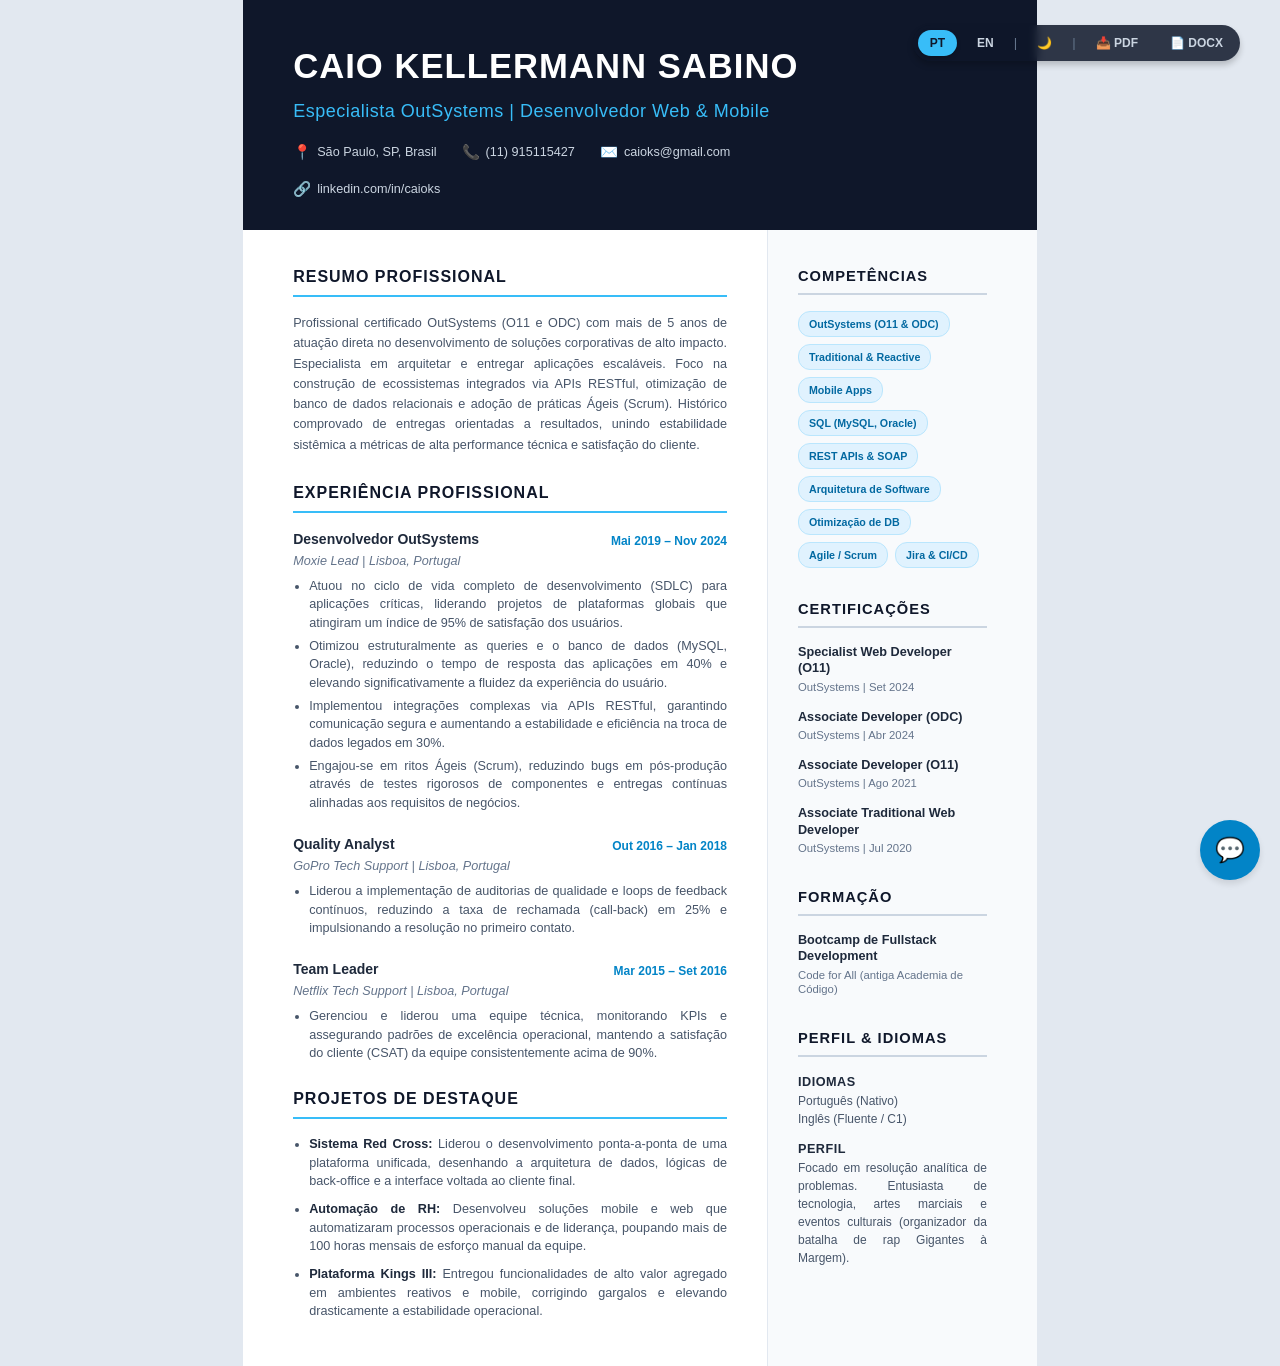
<file: index.html>
<!DOCTYPE html>
<html lang="pt" data-theme="light">
<head>
    <meta charset="UTF-8">
    <meta name="viewport" content="width=device-width, initial-scale=1.0">
    <title>Caio Sabino - CV Bilingual & Interactive</title>
    <style>
        :root {
            --bg-body: #e2e8f0;
            --bg-page: #ffffff;
            --text-main: #334155;
            --header-bg: #0f172a;
            --header-text: #ffffff;
            --header-sub: #38bdf8;
            --contacts-text: #cbd5e1;
            --section-border: #38bdf8;
            --section-title: #0f172a;
            --summary-text: #475569;
            --job-title: #1e293b;
            --job-date: #0284c7;
            --job-company: #64748b;
            --job-bullets: #475569;
            --sidebar-bg: #f8fafc;
            --sidebar-border: #e2e8f0;
            --skill-bg: #e0f2fe;
            --skill-color: #0369a1;
            --skill-border: #bae6fd;
            --ui-controls-bg: rgba(15, 23, 42, 0.85);
            --ui-controls-color: #cbd5e1;
        }

        [data-theme="dark"] {
            --bg-body: #090d16;
            --bg-page: #0f172a;
            --text-main: #cbd5e1;
            --header-bg: #1e293b;
            --header-text: #f8fafc;
            --header-sub: #38bdf8;
            --contacts-text: #94a3b8;
            --section-border: #38bdf8;
            --section-title: #f8fafc;
            --summary-text: #94a3b8;
            --job-title: #f1f5f9;
            --job-date: #38bdf8;
            --job-company: #94a3b8;
            --job-bullets: #cbd5e1;
            --sidebar-bg: #111827;
            --sidebar-border: #1f2937;
            --skill-bg: #1e3a8a;
            --skill-color: #93c5fd;
            --skill-border: #2563eb;
            --ui-controls-bg: rgba(30, 41, 59, 0.9);
            --ui-controls-color: #f8fafc;
        }

        @page { size: A4; margin: 0; }
        body { font-family: 'Helvetica Neue', Helvetica, Arial, sans-serif; color: var(--text-main); margin: 0; padding: 0; line-height: 1.5; font-size: 10pt; background-color: var(--bg-body); transition: background-color 0.3s ease, color 0.3s ease; }
        .page { width: 210mm; min-height: 297mm; margin: 0 auto; background: var(--bg-page); box-sizing: border-box; display: flex; flex-direction: column; overflow: hidden; position: relative; transition: background 0.3s ease; }
        
        /* Floating UI Controls Toolbar */
        .ui-controls { position: fixed; top: 25px; right: 40px; z-index: 100; display: flex; gap: 8px; background: var(--ui-controls-bg); border-radius: 24px; padding: 5px; box-shadow: 0 4px 6px rgba(0,0,0,0.2); backdrop-filter: blur(4px); }
        .ui-btn { background: transparent; border: none; color: var(--ui-controls-color); padding: 6px 12px; border-radius: 16px; font-size: 9pt; font-weight: 700; cursor: pointer; transition: all 0.3s ease; display: flex; align-items: center; gap: 4px; }
        .ui-btn.active { background: #38bdf8; color: #0f172a; box-shadow: 0 2px 4px rgba(0,0,0,0.2); }
        .ui-btn:hover { background: rgba(56, 189, 248, 0.3); }

        /* Header Area */
        .header { background-color: var(--header-bg); color: var(--header-text); padding: 40px 180px 30px 50px; position: relative; transition: background-color 0.3s ease; }
        .header h1 { margin: 0; font-size: 26pt; font-weight: 700; color: var(--header-text); letter-spacing: 1px; text-transform: uppercase; }
        .header h2 { margin: 6px 0 16px 0; font-size: 13.5pt; font-weight: 400; color: var(--header-sub); letter-spacing: 0.5px; }
        .contacts { font-size: 9.5pt; color: var(--contacts-text); display: flex; flex-wrap: wrap; gap: 15px 25px; }
        .contact-item { display: flex; align-items: center; }
        .contact-icon { color: #38bdf8; margin-right: 6px; font-weight: bold; font-size: 11pt; }
        
        /* Main Layout */
        .resume-body { display: flex; flex: 1; }
        .col-main { width: 66%; padding: 35px 40px 35px 50px; box-sizing: border-box; }
        .col-side { width: 34%; padding: 35px 50px 35px 30px; background-color: var(--sidebar-bg); border-left: 1px solid var(--sidebar-border); box-sizing: border-box; transition: background-color 0.3s ease, border-color 0.3s ease; }
        
        /* Typography & Headings */
        h3.section-title { font-size: 12pt; color: var(--section-title); text-transform: uppercase; letter-spacing: 1px; border-bottom: 2px solid var(--section-border); padding-bottom: 6px; margin-top: 0; margin-bottom: 16px; font-weight: 700; transition: color 0.3s ease; }
        .col-side h3.section-title { border-bottom-color: var(--contacts-text); font-size: 11pt; }
        p.summary-text { margin-top: 0; margin-bottom: 0; text-align: justify; color: var(--summary-text); line-height: 1.6; font-size: 9.5pt; }
        
        /* Experience Section */
        .job { margin-bottom: 22px; page-break-inside: avoid; }
        .job-header { display: flex; justify-content: space-between; align-items: flex-end; margin-bottom: 2px; }
        .job-title { font-weight: 700; font-size: 10.5pt; color: var(--job-title); }
        .job-date { font-size: 9pt; color: var(--job-date); font-weight: 700; }
        .job-company { font-size: 9.5pt; font-style: italic; color: var(--job-company); margin-bottom: 6px; font-weight: 500; }
        .job ul { margin: 0; padding-left: 16px; color: var(--job-bullets); }
        .job li { margin-bottom: 5px; text-align: justify; line-height: 1.45; font-size: 9.5pt; }
        
        /* Projects Section */
        .project-list { margin: 0; padding-left: 16px; color: var(--job-bullets); }
        .project-list li { margin-bottom: 10px; text-align: justify; line-height: 1.45; font-size: 9.5pt; }
        .project-list strong { color: var(--job-title); }
        
        /* Sidebar Elements */
        .side-section { margin-bottom: 30px; page-break-inside: avoid; }
        
        /* Skills Tags */
        .skills-container { display: flex; flex-wrap: wrap; gap: 7px; }
        .skill-tag { background-color: var(--skill-bg); color: var(--skill-color); padding: 4px 10px; border-radius: 12px; font-size: 8pt; font-weight: 700; border: 1px solid var(--skill-border); transition: all 0.3s ease; }
        
        /* Education & Certs */
        .edu-item, .cert-item { margin-bottom: 14px; page-break-inside: avoid; }
        .edu-title, .cert-title { font-weight: 700; font-size: 9.5pt; color: var(--job-title); margin-bottom: 3px; line-height: 1.3; }
        .edu-sub, .cert-date { font-size: 8.5pt; color: var(--job-company); line-height: 1.3; }
        
        /* Extra (Languages/Profile) */
        .extra-text { font-size: 9pt; color: var(--job-bullets); line-height: 1.5; text-align: justify; }
        .extra-text strong { color: var(--job-title); display: block; margin-top: 12px; font-size: 9.5pt; text-transform: uppercase; letter-spacing: 0.5px; }
        .extra-text strong:first-child { margin-top: 0; }

        /* AI Assistant Widget */
        #ai-chat-btn { position: fixed; bottom: 20px; right: 20px; background: #0284c7; color: white; border: none; border-radius: 50%; width: 60px; height: 60px; font-size: 24px; cursor: pointer; box-shadow: 0 4px 6px rgba(0,0,0,0.1); z-index: 1000; display: flex; align-items: center; justify-content: center; transition: transform 0.3s; }
        #ai-chat-btn:hover { transform: scale(1.1); }
        #ai-chat-window { position: fixed; bottom: 90px; right: 20px; width: 350px; height: 450px; background: white; border-radius: 10px; box-shadow: 0 5px 15px rgba(0,0,0,0.2); display: none; flex-direction: column; z-index: 1000; overflow: hidden; font-family: 'Helvetica Neue', Helvetica, Arial, sans-serif; border: 1px solid #e2e8f0; }
        #ai-chat-header { background: #0f172a; color: white; padding: 15px; font-weight: bold; display: flex; justify-content: space-between; align-items: center; }
        #ai-chat-close { background: none; border: none; color: white; cursor: pointer; font-size: 16px; }
        #ai-chat-messages { flex: 1; padding: 15px; overflow-y: auto; background: #f8fafc; display: flex; flex-direction: column; gap: 10px; scroll-behavior: smooth; }
        .chat-msg { padding: 10px 15px; border-radius: 15px; max-width: 85%; font-size: 9.5pt; line-height: 1.4; word-wrap: break-word; color: #334155; }
        .msg-ai { background: #e0f2fe; color: #0369a1; align-self: flex-start; border-bottom-left-radius: 0; }
        .msg-user { background: #0f172a; color: white; align-self: flex-end; border-bottom-right-radius: 0; }
        #ai-chat-input-area { display: flex; padding: 10px; background: white; border-top: 1px solid #e2e8f0; }
        #ai-chat-input { flex: 1; padding: 10px; border: 1px solid #cbd5e1; border-radius: 20px; outline: none; font-size: 9.5pt; color: #334155; }
        #ai-chat-send { background: #0284c7; color: white; border: none; border-radius: 50%; width: 36px; height: 36px; margin-left: 10px; cursor: pointer; display: flex; align-items: center; justify-content: center; }
        .typing-indicator { font-style: italic; color: #64748b; font-size: 8.5pt; align-self: flex-start; margin-left: 5px; display: none; padding-bottom: 5px; }

        @media print {
            body { background-color: #fff !important; color: #334155 !important; }
            .page { width: 100%; min-height: auto; margin: 0; box-shadow: none; background: #fff !important; }
            .col-side { border-left: 1px solid #e2e8f0 !important; background-color: #f8fafc !important; -webkit-print-color-adjust: exact; print-color-adjust: exact; }
            .header { background-color: #0f172a !important; color: #f8fafc !important; -webkit-print-color-adjust: exact; print-color-adjust: exact; }
            .skill-tag { background-color: #e0f2fe !important; color: #0369a1 !important; border-color: #bae6fd !important; -webkit-print-color-adjust: exact; print-color-adjust: exact; }
            .ui-controls, #ai-chat-btn, #ai-chat-window { display: none !important; }
        }
    </style>
</head>
<body>
    <div class="page">
        <!-- Interactive Controls Bar -->
        <div class="ui-controls">
            <button class="ui-btn active" id="btn-pt" onclick="switchLang('pt')">PT</button>
            <button class="ui-btn" id="btn-en" onclick="switchLang('en')">EN</button>
            <span style="color: #64748b; align-self: center;">|</span>
            <button class="ui-btn" id="btn-theme" onclick="toggleTheme()" title="Alternar Tema">🌙</button>
            <span style="color: #64748b; align-self: center;">|</span>
            <button class="ui-btn" onclick="downloadPDF()" title="Baixar PDF">📥 PDF</button>
            <button class="ui-btn" onclick="downloadDOCX()" title="Baixar DOCX">📄 DOCX</button>
        </div>

        <div class="header">
            <h1 id="txt-name">Caio Kellermann Sabino</h1>
            <h2 id="txt-role">Especialista OutSystems | Desenvolvedor Web & Mobile</h2>
            <div class="contacts">
                <div class="contact-item"><span class="contact-icon">📍</span> <span id="txt-loc">São Paulo, SP, Brasil</span></div>
                <div class="contact-item"><span class="contact-icon">📞</span> (11) 915115427</div>
                <div class="contact-item"><span class="contact-icon">✉️</span> caioks@gmail.com</div>
                <div class="contact-item"><span class="contact-icon">🔗</span> linkedin.com/in/caioks</div>
            </div>
        </div>
        
        <div class="resume-body">
            <div class="col-main">
                <h3 class="section-title" id="t-summary">Resumo Profissional</h3>
                <div style="margin-bottom: 26px;">
                    <p class="summary-text" id="txt-summary">Profissional certificado OutSystems (O11 e ODC) com mais de 5 anos de atuação direta no desenvolvimento de soluções corporativas de alto impacto. Especialista em arquitetar e entregar aplicações escaláveis. Foco na construção de ecossistemas integrados via APIs RESTful, otimização de banco de dados relacionais e adoção de práticas Ágeis (Scrum). Histórico comprovado de entregas orientadas a resultados, unindo estabilidade sistêmica a métricas de alta performance técnica e satisfação do cliente.</p>
                </div>

                <h3 class="section-title" id="t-exp">Experiência Profissional</h3>
                
                <div class="job">
                    <div class="job-header">
                        <span class="job-title" id="job1-title">Desenvolvedor OutSystems</span>
                        <span class="job-date">Mai 2019 – Nov 2024</span>
                    </div>
                    <div class="job-company">Moxie Lead | Lisboa, Portugal</div>
                    <ul id="job1-bullets">
                        <li>Atuou no ciclo de vida completo de desenvolvimento (SDLC) para aplicações críticas, liderando projetos de plataformas globais que atingiram um índice de 95% de satisfação dos usuários.</li>
                        <li>Otimizou estruturalmente as queries e o banco de dados (MySQL, Oracle), reduzindo o tempo de resposta das aplicações em 40% e elevando significativamente a fluidez da experiência do usuário.</li>
                        <li>Implementou integrações complexas via APIs RESTful, garantindo comunicação segura e aumentando a estabilidade e eficiência na troca de dados legados em 30%.</li>
                        <li>Engajou-se em ritos Ágeis (Scrum), reduzindo bugs em pós-produção através de testes rigorosos de componentes e entregas contínuas alinhadas aos requisitos de negócios.</li>
                    </ul>
                </div>

                <div class="job">
                    <div class="job-header">
                        <span class="job-title">Quality Analyst</span>
                        <span class="job-date">Out 2016 – Jan 2018</span>
                    </div>
                    <div class="job-company" id="job2-company">GoPro Tech Support | Lisboa, Portugal</div>
                    <ul id="job2-bullets">
                        <li>Liderou a implementação de auditorias de qualidade e loops de feedback contínuos, reduzindo a taxa de rechamada (call-back) em 25% e impulsionando a resolução no primeiro contato.</li>
                    </ul>
                </div>

                <div class="job">
                    <div class="job-header">
                        <span class="job-title">Team Leader</span>
                        <span class="job-date">Mar 2015 – Set 2016</span>
                    </div>
                    <div class="job-company">Netflix Tech Support | Lisboa, Portugal</div>
                    <ul id="job3-bullets">
                        <li>Gerenciou e liderou uma equipe técnica, monitorando KPIs e assegurando padrões de excelência operacional, mantendo a satisfação do cliente (CSAT) da equipe consistentemente acima de 90%.</li>
                    </ul>
                </div>

                <h3 class="section-title" id="t-proj" style="margin-top: 25px;">Projetos de Destaque</h3>
                <ul class="project-list" id="proj-list">
                    <li><strong>Sistema Red Cross:</strong> Liderou o desenvolvimento ponta-a-ponta de uma plataforma unificada, desenhando a arquitetura de dados, lógicas de back-office e a interface voltada ao cliente final.</li>
                    <li><strong>Automação de RH:</strong> Desenvolveu soluções mobile e web que automatizaram processos operacionais e de liderança, poupando mais de 100 horas mensais de esforço manual da equipe.</li>
                    <li><strong>Plataforma Kings III:</strong> Entregou funcionalidades de alto valor agregado em ambientes reativos e mobile, corrigindo gargalos e elevando drasticamente a estabilidade operacional.</li>
                </ul>
            </div>
            
            <div class="col-side">
                <div class="side-section">
                    <h3 class="section-title" id="t-skills">Competências</h3>
                    <div class="skills-container">
                        <span class="skill-tag">OutSystems (O11 & ODC)</span>
                        <span class="skill-tag" id="sk-tr">Traditional & Reactive</span>
                        <span class="skill-tag" id="sk-mob">Mobile Apps</span>
                        <span class="skill-tag">SQL (MySQL, Oracle)</span>
                        <span class="skill-tag">REST APIs & SOAP</span>
                        <span class="skill-tag" id="sk-arch">Arquitetura de Software</span>
                        <span class="skill-tag" id="sk-opt">Otimização de DB</span>
                        <span class="skill-tag">Agile / Scrum</span>
                        <span class="skill-tag">Jira & CI/CD</span>
                    </div>
                </div>
                
                <div class="side-section">
                    <h3 class="section-title" id="t-certs">Certificações</h3>
                    <div class="cert-item">
                        <div class="cert-title">Specialist Web Developer (O11)</div>
                        <div class="cert-date">OutSystems | Set 2024</div>
                    </div>
                    <div class="cert-item">
                        <div class="cert-title">Associate Developer (ODC)</div>
                        <div class="cert-date">OutSystems | Abr 2024</div>
                    </div>
                    <div class="cert-item">
                        <div class="cert-title">Associate Developer (O11)</div>
                        <div class="cert-date">OutSystems | Ago 2021</div>
                    </div>
                    <div class="cert-item">
                        <div class="cert-title">Associate Traditional Web Developer</div>
                        <div class="cert-date">OutSystems | Jul 2020</div>
                    </div>
                </div>

                <div class="side-section">
                    <h3 class="section-title" id="t-edu">Formação</h3>
                    <div class="edu-item">
                        <div class="edu-title" id="edu-title">Bootcamp de Fullstack Development</div>
                        <div class="edu-sub">Code for All (antiga Academia de Código)</div>
                    </div>
                </div>
                
                <div class="side-section">
                    <h3 class="section-title" id="t-profile">Perfil & Idiomas</h3>
                    <div class="extra-text" id="extra-content">
                        <strong>Idiomas</strong>
                        Português (Nativo)<br>Inglês (Fluente / C1)
                        <strong>Perfil</strong>
                        Focado em resolução analítica de problemas. Entusiasta de tecnologia, artes marciais e eventos culturais (organizador da batalha de rap Gigantes à Margem).
                    </div>
                </div>
            </div>
        </div>
    </div>

    <!-- AI Chatbot Floating Widget -->
    <button id="ai-chat-btn" title="Fale com a IA assistente do Caio">💬</button>
    <div id="ai-chat-window">
        <div id="ai-chat-header">
            <span id="chat-title-text">IA Recrutadora do Caio</span>
            <button id="ai-chat-close">✖</button>
        </div>
        <div id="ai-chat-messages">
            <div class="chat-msg msg-ai" id="chat-welcome">Olá! Sou a IA assistente do Caio. Sou projetada para responder dúvidas de recrutadores. Pergunte sobre a experiência dele, projetos, ou métricas de sucesso!</div>
            <div class="typing-indicator" id="typing-indicator">A IA está processando...</div>
        </div>
        <div id="ai-chat-input-area">
            <input type="text" id="ai-chat-input" placeholder="Ex: Qual a experiência dele com BD?" autocomplete="off">
            <button id="ai-chat-send">➤</button>
        </div>
    </div>

    <script>
        const translations = {
            pt: {
                role: "Especialista OutSystems | Desenvolvedor Web & Mobile",
                loc: "São Paulo, SP, Brasil",
                tSummary: "Resumo Profissional",
                txtSummary: "Profissional certificado OutSystems (O11 e ODC) com mais de 5 anos de atuação direta no desenvolvimento de soluções corporativas de alto impacto. Especialista em arquitetar e entregar aplicações escaláveis. Foco na construção de ecossistemas integrados via APIs RESTful, otimização de banco de dados relacionais e adoção de práticas Ágeis (Scrum). Histórico comprovado de entregas orientadas a resultados, unindo estabilidade sistêmica a métricas de alta performance técnica e satisfação do cliente.",
                tExp: "Experiência Profissional",
                job1Title: "Desenvolvedor OutSystems",
                job1Bullets: [
                    "Atuou no ciclo de vida completo de desenvolvimento (SDLC) para aplicações críticas, liderando projetos de plataformas globais que atingiram um índice de 95% de satisfação dos usuários.",
                    "Otimizou estruturalmente as queries e o banco de dados (MySQL, Oracle), reduzindo o tempo de resposta das aplicações em 40% e elevando significativamente a fluidez da experiência do usuário.",
                    "Implementou integrações complexas via APIs RESTful, garantindo comunicação segura e aumentando a estabilidade e eficiência na troca de dados legados em 30%.",
                    "Engajou-se em ritos Ágeis (Scrum), reduzindo bugs em pós-produção através de testes rigorosos de componentes e entregas contínuas alinhadas aos requisitos de negócios."
                ],
                job2Company: "GoPro Tech Support | Lisboa, Portugal",
                job2Bullets: [
                    "Liderou a implementação de auditorias de qualidade e loops de feedback contínuos, reduzindo a taxa de rechamada (call-back) em 25% e impulsionando a resolução no primeiro contato."
                ],
                job3Bullets: [
                    "Gerenciou e liderou uma equipe técnica, monitorando KPIs e assegurando padrões de excelência operacional, mantendo a satisfação do cliente (CSAT) da equipe consistentemente acima de 90%."
                ],
                tProj: "Projetos de Destaque",
                projList: [
                    "<strong>Sistema Red Cross:</strong> Liderou o desenvolvimento ponta-a-ponta de uma plataforma unificada, desenhando a arquitetura de dados, lógicas de back-office e a interface voltada ao cliente final.",
                    "<strong>Automação de RH:</strong> Desenvolveu soluções mobile e web que automatizaram processos operacionais e de liderança, poupando mais de 100 horas mensais de esforço manual da equipe.",
                    "<strong>Plataforma Kings III:</strong> Entregou funcionalidades de alto valor agregado em ambientes reativos e mobile, corrigindo gargalos e elevando drasticamente a estabilidade operacional."
                ],
                tSkills: "Competências",
                skTr: "Traditional & Reactive",
                skMob: "Mobile Apps",
                skArch: "Arquitetura de Software",
                skOpt: "Otimização de DB",
                tCerts: "Certificações",
                tEdu: "Formação",
                eduTitle: "Bootcamp de Fullstack Development",
                tProfile: "Perfil & Idiomas",
                extraContent: "<strong>Idiomas</strong>Português (Nativo)<br>Inglês (Fluente / C1)<strong>Perfil</strong>Focado em resolução analítica de problemas. Entusiasta de tecnologia, artes marciais e eventos culturais (organizador da batalha de rap Gigantes à Margem).",
                chatTitle: "IA Recrutadora do Caio",
                chatWelcome: "Olá! Sou a IA assistente do Caio. Sou projetada para responder dúvidas de recrutadores. Pergunte sobre a experiência dele, projetos, ou métricas de sucesso!",
                chatPlaceholder: "Ex: Qual a experiência dele com BD?",
                typing: "A IA está processando..."
            },
            en: {
                role: "OutSystems Specialist | Web & Mobile Developer",
                loc: "São Paulo, SP, Brazil",
                tSummary: "Professional Summary",
                txtSummary: "Certified OutSystems Professional (O11 and ODC) with over 5 years of hands-on experience developing high-impact enterprise solutions. Specialized in architecting and delivering scalable applications. Strong focus on building integrated ecosystems via RESTful APIs, optimizing relational databases, and adopting Agile (Scrum) practices. Proven track record of results-driven delivery, combining system stability with high technical performance metrics and client satisfaction.",
                tExp: "Professional Experience",
                job1Title: "OutSystems Developer",
                job1Bullets: [
                    "Acted in the full Software Development Life Cycle (SDLC) for critical applications, spearheading platform development that achieved a 95% user satisfaction score from global clients.",
                    "Optimized queries and relational database structures (MySQL, Oracle), improving application response times by 40% and significantly enhancing overall user experience.",
                    "Implemented complex integrations via REST APIs, ensuring secure data flow and reducing system integration bottlenecks by 30%.",
                    "Actively engaged in Agile (Scrum) ceremonies, reducing post-deployment bugs through robust component testing and continuous software delivery."
                ],
                job2Company: "GoPro Tech Support | Lisbon, Portugal",
                job2Bullets: [
                    "Led quality assurance initiatives and established continuous feedback loops that reduced customer call-back rates by 25%, heavily boosting first-contact resolution metrics."
                ],
                job3Bullets: [
                    "Managed a technical support team, tracking performance metrics (KPIs) and driving high standards of operational excellence to maintain a consistent team CSAT above 90%."
                ],
                tProj: "Highlighted Projects",
                projList: [
                    "<strong>Red Cross Platform:</strong> Spearheaded the from-scratch development of a unified platform, designing the database structure, back-office business logic, and the customer-facing interface.",
                    "<strong>HR Process Automation:</strong> Engineered comprehensive web and mobile tools for HR management, successfully automating workflows and saving 100+ hours of manual effort monthly.",
                    "<strong>Kings III Ecosystem:</strong> Delivered high-value features across multiple reactive and mobile applications, executing critical corrective maintenance to enhance operational stability."
                ],
                tSkills: "Technical Skills",
                skTr: "Traditional & Reactive",
                skMob: "Mobile Apps",
                skArch: "Software Architecture",
                skOpt: "DB Optimization",
                tCerts: "Certifications",
                tEdu: "Education",
                eduTitle: "Fullstack Development Bootcamp",
                tProfile: "Profile & Languages",
                extraContent: "<strong>Languages</strong>Portuguese (Native)<br>English (Fluent / C1)<strong>Profile</strong>Analytical problem solver and continuous learner. Hobbies include martial arts, maker culture (home brewing), and cultural event organizer (Gigantes à Margem rap battle).",
                chatTitle: "Caio's AI Recruiter",
                chatWelcome: "Hello! I am Caio's AI assistant designed to answer recruiter questions. Ask about his experience, projects, or success metrics!",
                chatPlaceholder: "Ex: What is his database experience?",
                typing: "AI is processing..."
            }
        };

        function switchLang(lang) {
            document.querySelectorAll('.ui-btn[id^="btn-"]').forEach(b => {
                if(b.id === 'btn-pt' || b.id === 'btn-en') b.classList.remove('active');
            });
            document.getElementById('btn-' + lang).classList.add('active');
            
            const t = translations[lang];
            document.getElementById('txt-role').textContent = t.role;
            document.getElementById('txt-loc').textContent = t.loc;
            document.getElementById('t-summary').textContent = t.tSummary;
            document.getElementById('txt-summary').textContent = t.txtSummary;
            document.getElementById('t-exp').textContent = t.tExp;
            document.getElementById('job1-title').textContent = t.job1Title;
            
            const b1 = document.getElementById('job1-bullets');
            b1.innerHTML = t.job1Bullets.map(bullet => `<li>${bullet}</li>`).join('');
            
            document.getElementById('job2-company').textContent = t.job2Company;
            const b2 = document.getElementById('job2-bullets');
            b2.innerHTML = t.job2Bullets.map(bullet => `<li>${bullet}</li>`).join('');

            const b3 = document.getElementById('job3-bullets');
            b3.innerHTML = t.job3Bullets.map(bullet => `<li>${bullet}</li>`).join('');

            document.getElementById('t-proj').textContent = t.tProj;
            const pList = document.getElementById('proj-list');
            pList.innerHTML = t.projList.map(item => `<li>${item}</li>`).join('');

            document.getElementById('t-skills').textContent = t.tSkills;
            document.getElementById('sk-tr').textContent = t.skTr;
            document.getElementById('sk-mob').textContent = t.skMob;
            document.getElementById('sk-arch').textContent = t.skArch;
            document.getElementById('sk-opt').textContent = t.skOpt;
            document.getElementById('t-certs').textContent = t.tCerts;
            document.getElementById('t-edu').textContent = t.tEdu;
            document.getElementById('edu-title').textContent = t.eduTitle;
            document.getElementById('t-profile').textContent = t.tProfile;
            document.getElementById('extra-content').innerHTML = t.extraContent;
            
            document.getElementById('chat-title-text').textContent = t.chatTitle;
            document.getElementById('chat-welcome').textContent = t.chatWelcome;
            document.getElementById('ai-chat-input').placeholder = t.chatPlaceholder;
            document.getElementById('typing-indicator').textContent = t.typing;
        }

        function toggleTheme() {
            const htmlEl = document.documentElement;
            const themeBtn = document.getElementById('btn-theme');
            if (htmlEl.getAttribute('data-theme') === 'dark') {
                htmlEl.setAttribute('data-theme', 'light');
                themeBtn.textContent = '🌙';
            } else {
                htmlEl.setAttribute('data-theme', 'dark');
                themeBtn.textContent = '☀️';
            }
        }

        function downloadPDF() {
            window.print();
        }

        function downloadDOCX() {
            // Generate clean HTML blob formatted as a Word document (.doc)
            const htmlContent = `
                <html xmlns:o='urn:schemas-microsoft-com:office:office' xmlns:w='urn:schemas-microsoft-com:office:word' xmlns='http://www.w3.org/TR/REC-html40'>
                <head><meta charset='utf-8'><title>Caio Sabino CV</title></head>
                <body style="font-family:Arial, sans-serif; color:#333;">
                    <h1>Caio Kellermann Sabino</h1>
                    <h2>Especialista OutSystems | Desenvolvedor Web & Mobile</h2>
                    <p><b>Local:</b> São Paulo, SP, Brasil | <b>Telefone:</b> (11) 915115427 | <b>Email:</b> caioks@gmail.com | <b>LinkedIn:</b> linkedin.com/in/caioks</p>
                    <hr/>
                    <h3>Resumo Profissional</h3>
                    <p>${document.getElementById('txt-summary').textContent}</p>
                    <h3>Experiência Profissional</h3>
                    <p><b>Desenvolvedor OutSystems</b> - Moxie Lead (Lisboa, Portugal) | Mai 2019 – Nov 2024</p>
                    <ul>
                        <li>Atuou no ciclo de vida completo de desenvolvimento (SDLC) para aplicações críticas, atingindo 95% de satisfação.</li>
                        <li>Otimizou queries e banco de dados (MySQL, Oracle), reduzindo o tempo de resposta em 40%.</li>
                        <li>Implementou integrações via APIs RESTful, aumentando a estabilidade e eficiência em 30%.</li>
                    </ul>
                    <p><b>Quality Analyst</b> - GoPro Tech Support | Out 2016 – Jan 2018</p>
                    <p><b>Team Leader</b> - Netflix Tech Support | Mar 2015 – Set 2016</p>
                    <h3>Projetos de Destaque</h3>
                    <p><b>Sistema Red Cross:</b> Desenvolvimento ponta-a-ponta de plataforma unificada.</p>
                    <p><b>Automação de RH:</b> Soluções web/mobile que pouparam 100+ horas mensais.</p>
                    <h3>Competências</h3>
                    <p>OutSystems (O11 & ODC), Traditional & Reactive, Mobile Apps, SQL (MySQL, Oracle), REST APIs & SOAP, Arquitetura de Software, Otimização de DB, Agile/Scrum.</p>
                    <h3>Certificações</h3>
                    <p>Specialist Web Developer (O11) | Associate Developer (ODC) | Associate Developer (O11)</p>
                </body>
                </html>
            `;
            const blob = new Blob(['\ufeff' + htmlContent], { type: 'application/msword' });
            const url = URL.createObjectURL(blob);
            const a = document.createElement('a');
            a.href = url;
            a.download = 'Caio_Sabino_CV.doc';
            document.body.appendChild(a);
            a.click();
            document.body.removeChild(a);
        }

        // AI Chatbot interactive logic
        const chatBtn = document.getElementById('ai-chat-btn');
        const chatWindow = document.getElementById('ai-chat-window');
        const closeBtn = document.getElementById('ai-chat-close');
        const inputField = document.getElementById('ai-chat-input');
        const sendBtn = document.getElementById('ai-chat-send');
        const messagesContainer = document.getElementById('ai-chat-messages');
        const typingIndicator = document.getElementById('typing-indicator');

        let chatHistory = [];
        const resumeData = `Candidato: Caio Kellermann Sabino | OutSystems Specialist & Fullstack Developer | Contato: caioks@gmail.com, (11) 915115427. Experiência: 5 anos na Moxie Lead, otimização de DB em 40%, satisfação de clientes globais em 95%.`;
        const systemPrompt = `Você é o assistente virtual recrutador do Caio Sabino. Responda baseando-se nestes dados: ${resumeData}. Seja profissional, sucinto e persuasivo em português ou inglês conforme o idioma da pergunta.`;

        chatBtn.addEventListener('click', () => {
            chatWindow.style.display = chatWindow.style.display === 'flex' ? 'none' : 'flex';
            if(chatWindow.style.display === 'flex') inputField.focus();
        });
        closeBtn.addEventListener('click', () => chatWindow.style.display = 'none');

        function appendMessage(text, isUser) {
            const msgDiv = document.createElement('div');
            msgDiv.className = 'chat-msg ' + (isUser ? 'msg-user' : 'msg-ai');
            msgDiv.textContent = text;
            messagesContainer.insertBefore(msgDiv, typingIndicator);
            messagesContainer.scrollTop = messagesContainer.scrollHeight;
        }

        async function sendMessage() {
            const text = inputField.value.trim();
            if (!text) return;
            appendMessage(text, true);
            inputField.value = '';
            chatHistory.push({ role: "user", parts: [{ text: text }] });
            typingIndicator.style.display = 'block';
            messagesContainer.scrollTop = messagesContainer.scrollHeight;

            const apiKey = "";
            const apiUrl = 'https://generativelanguage.googleapis.com/v1beta/models/gemini-3-flash-preview:generateContent?key=' + apiKey;
            const payload = {
                contents: chatHistory,
                systemInstruction: { parts: [{ text: systemPrompt }] }
            };

            try {
                const response = await fetch(apiUrl, {
                    method: 'POST',
                    headers: { 'Content-Type': 'application/json' },
                    body: JSON.stringify(payload)
                });
                const result = await response.json();
                if (result.candidates && result.candidates[0].content) {
                    const aiResponse = result.candidates[0].content.parts[0].text;
                    appendMessage(aiResponse, false);
                    chatHistory.push({ role: "model", parts: [{ text: aiResponse }] });
                } else {
                    appendMessage("Desculpe, tive um problema ao processar a resposta.", false);
                }
            } catch (error) {
                appendMessage("Erro na conexão com a Inteligência Artificial.", false);
            } finally {
                typingIndicator.style.display = 'none';
                messagesContainer.scrollTop = messagesContainer.scrollHeight;
            }
        }

        sendBtn.addEventListener('click', sendMessage);
        inputField.addEventListener('keypress', (e) => { if (e.key === 'Enter') sendMessage(); });
    </script>
</body>
</html>
</file>
